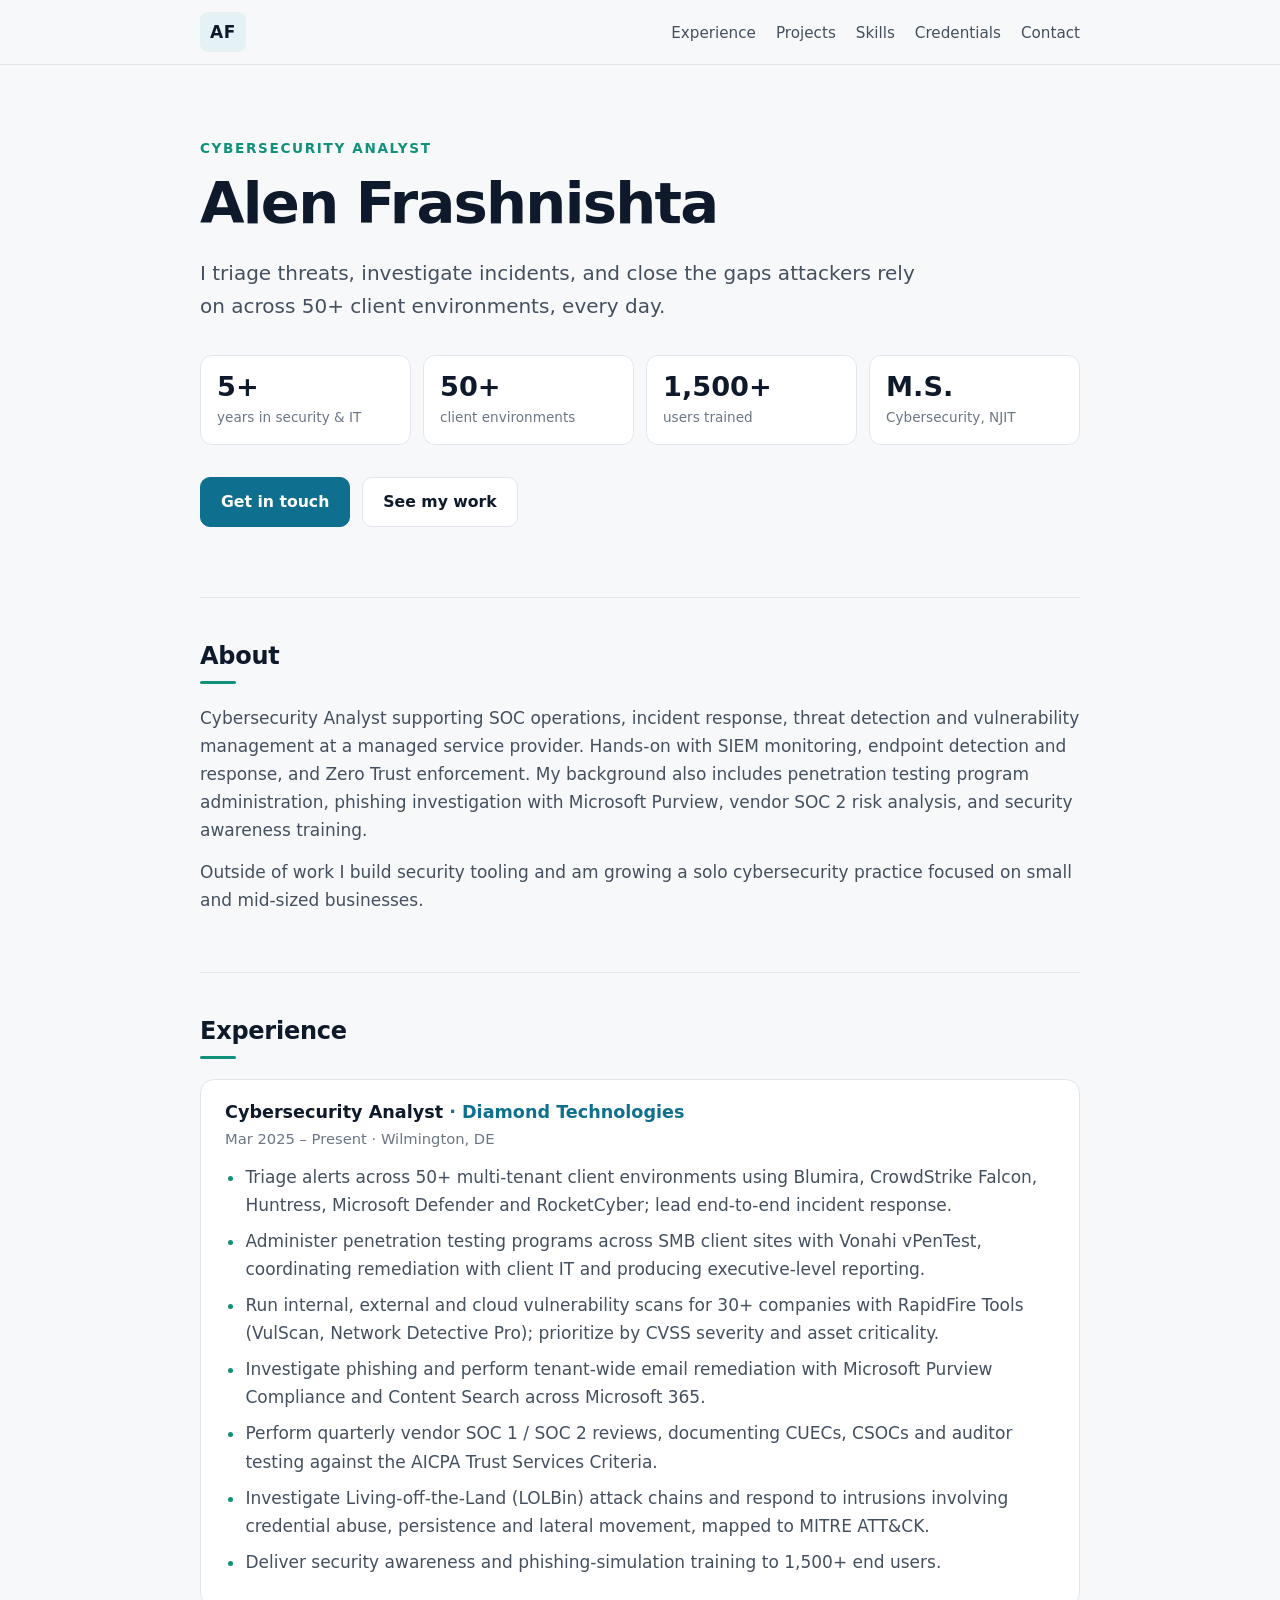
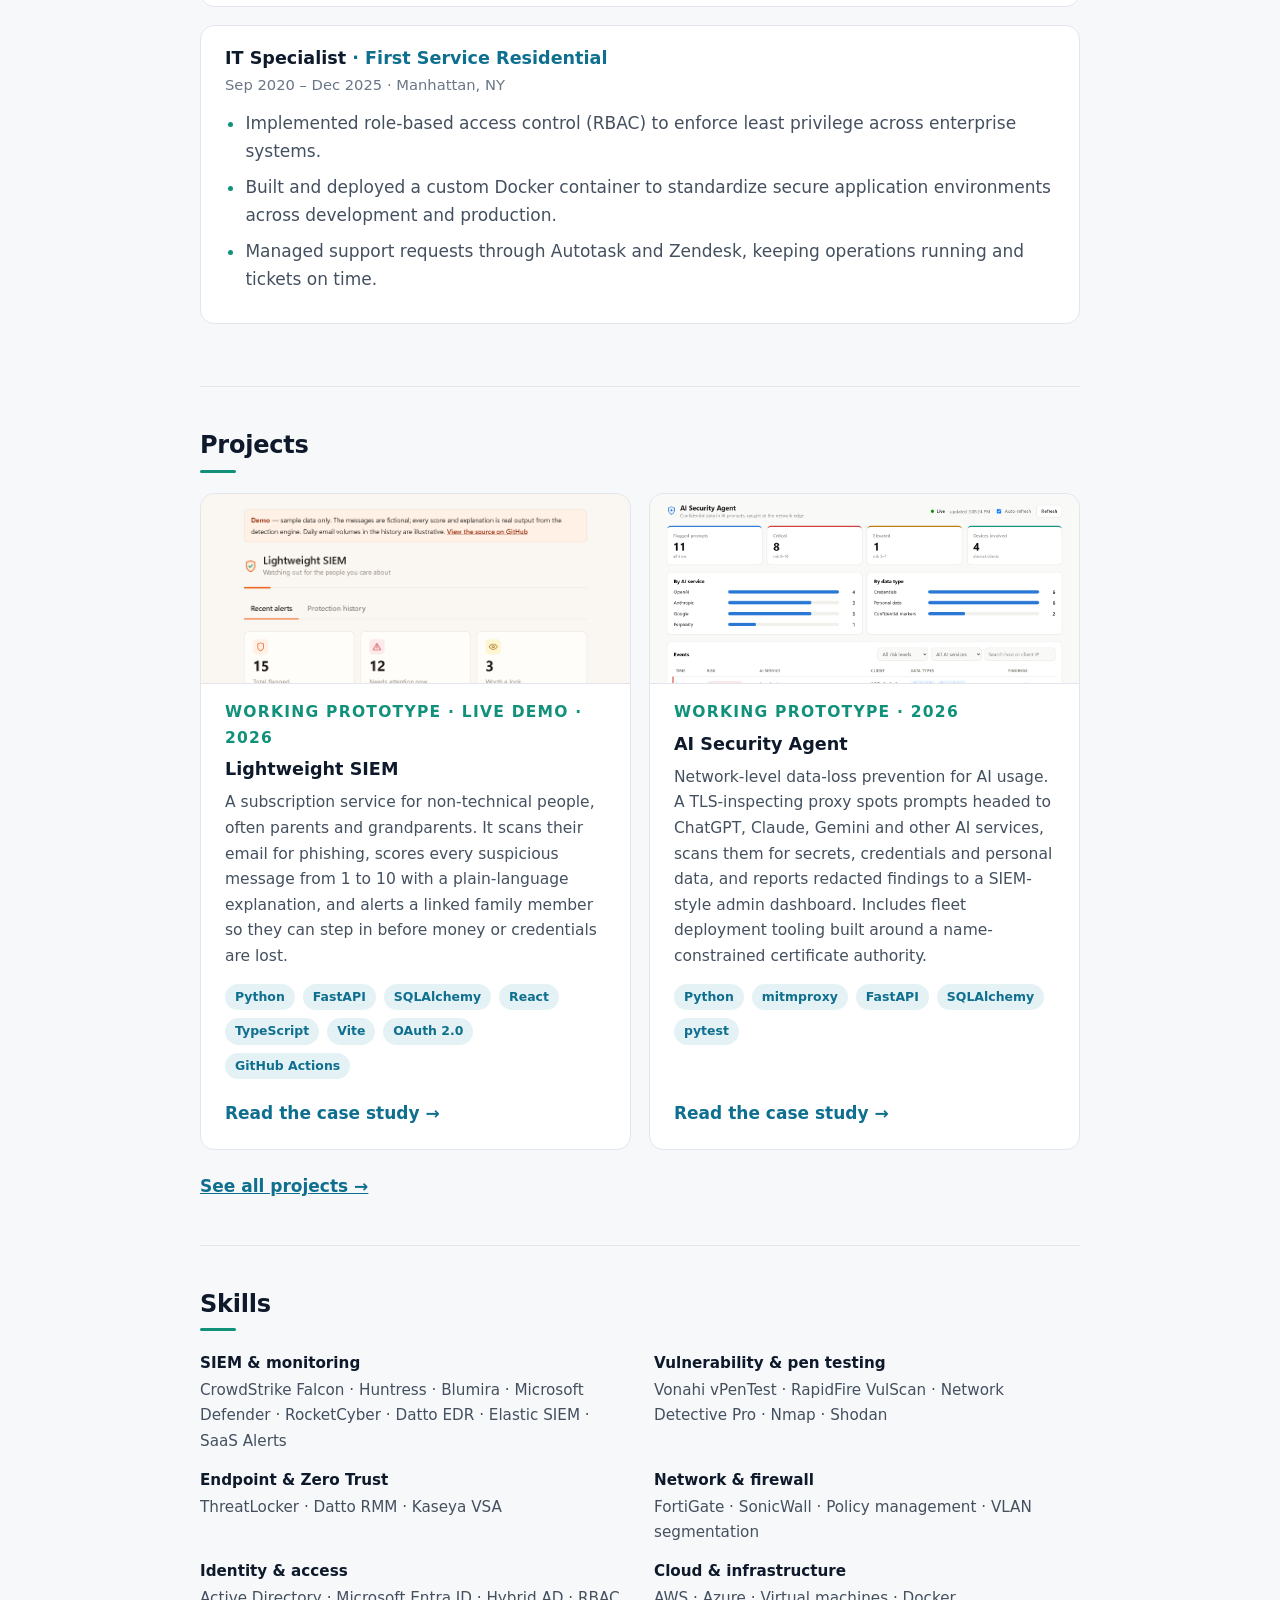
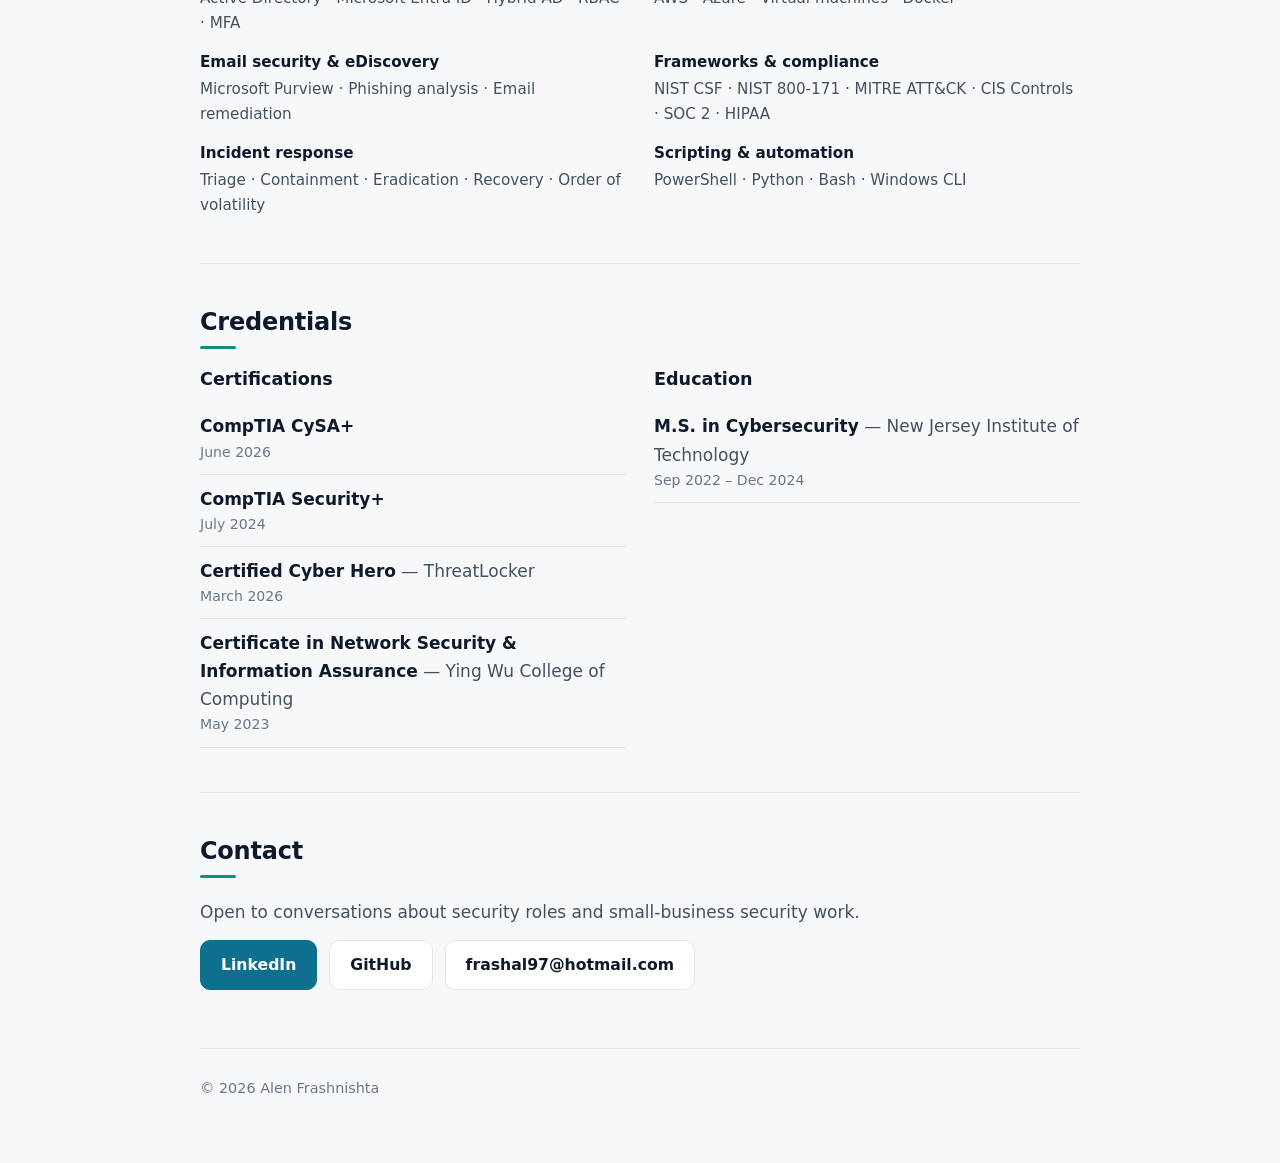
<file: index.html>
<!doctype html>
<html lang="en">
<head>
  <meta charset="utf-8">
  <meta name="viewport" content="width=device-width, initial-scale=1">
  <meta http-equiv="Content-Security-Policy" content="default-src 'none'; style-src 'self'; img-src 'self' data:; base-uri 'none'; form-action 'none'">
  <meta name="referrer" content="no-referrer">
  <title>Alen Frashnishta — Cybersecurity Analyst</title>
  <meta name="description" content="Cybersecurity Analyst with 5+ years across SOC operations, incident response, threat detection and vulnerability management for 50+ MSP client environments.">
  <link rel="icon" href="favicon.svg" type="image/svg+xml">
  <link rel="stylesheet" href="styles.css">
</head>
<body>
  <a class="skip" href="#main">Skip to content</a>

  <header class="top">
    <nav class="wrap nav" aria-label="Primary">
      <a class="brand" href="#top">AF</a>
      <ul>
        <li><a href="#experience">Experience</a></li>
        <li><a href="#projects">Projects</a></li>
        <li><a href="#skills">Skills</a></li>
        <li><a href="#credentials">Credentials</a></li>
        <li><a href="#contact">Contact</a></li>
      </ul>
    </nav>
  </header>

  <main id="main">
    <section class="hero wrap" id="top">
      <p class="eyebrow">Cybersecurity Analyst</p>
      <h1>Alen Frashnishta</h1>
      <p class="lead">I triage threats, investigate incidents, and close the gaps attackers rely on across 50+ client environments, every day.</p>
      <ul class="stats" aria-label="Highlights">
        <li><strong>5+</strong><span>years in security &amp; IT</span></li>
        <li><strong>50+</strong><span>client environments</span></li>
        <li><strong>1,500+</strong><span>users trained</span></li>
        <li><strong>M.S.</strong><span>Cybersecurity, NJIT</span></li>
      </ul>
      <p class="cta">
        <a class="btn primary" href="#contact">Get in touch</a>
        <a class="btn" href="#experience">See my work</a>
      </p>
    </section>

    <section class="wrap" id="about">
      <h2>About</h2>
      <p>Cybersecurity Analyst supporting SOC operations, incident response, threat detection and vulnerability management at a managed service provider. Hands-on with SIEM monitoring, endpoint detection and response, and Zero Trust enforcement. My background also includes penetration testing program administration, phishing investigation with Microsoft Purview, vendor SOC 2 risk analysis, and security awareness training.</p>
      <p>Outside of work I build security tooling and am growing a solo cybersecurity practice focused on small and mid-sized businesses.</p>
    </section>

    <section class="wrap" id="experience">
      <h2>Experience</h2>

      <article class="job">
        <header>
          <h3>Cybersecurity Analyst <span class="org">· Diamond Technologies</span></h3>
          <p class="meta">Mar 2025 – Present · Wilmington, DE</p>
        </header>
        <ul>
          <li>Triage alerts across 50+ multi-tenant client environments using Blumira, CrowdStrike Falcon, Huntress, Microsoft Defender and RocketCyber; lead end-to-end incident response.</li>
          <li>Administer penetration testing programs across SMB client sites with Vonahi vPenTest, coordinating remediation with client IT and producing executive-level reporting.</li>
          <li>Run internal, external and cloud vulnerability scans for 30+ companies with RapidFire Tools (VulScan, Network Detective Pro); prioritize by CVSS severity and asset criticality.</li>
          <li>Investigate phishing and perform tenant-wide email remediation with Microsoft Purview Compliance and Content Search across Microsoft 365.</li>
          <li>Perform quarterly vendor SOC 1 / SOC 2 reviews, documenting CUECs, CSOCs and auditor testing against the AICPA Trust Services Criteria.</li>
          <li>Investigate Living-off-the-Land (LOLBin) attack chains and respond to intrusions involving credential abuse, persistence and lateral movement, mapped to MITRE ATT&amp;CK.</li>
          <li>Deliver security awareness and phishing-simulation training to 1,500+ end users.</li>
        </ul>
      </article>

      <article class="job">
        <header>
          <h3>IT Specialist <span class="org">· First Service Residential</span></h3>
          <p class="meta">Sep 2020 – Dec 2025 · Manhattan, NY</p>
        </header>
        <ul>
          <li>Implemented role-based access control (RBAC) to enforce least privilege across enterprise systems.</li>
          <li>Built and deployed a custom Docker container to standardize secure application environments across development and production.</li>
          <li>Managed support requests through Autotask and Zendesk, keeping operations running and tickets on time.</li>
        </ul>
      </article>
    </section>

    <section class="wrap" id="projects">
      <h2>Projects</h2>
      <!-- projects:start -->
      <div class="cards">
        <article class="card">
          <a class="card-thumb" href="projects/lightweight-siem/index.html" tabindex="-1" aria-hidden="true"><img src="assets/projects/lightweight-siem/dashboard-light.png" alt="Lightweight SIEM dashboard in light mode showing summary tiles and a list of flagged emails with severity badges, including bank, delivery, gift-card and fake-renewal scams." width="1800" height="2600" loading="lazy"></a>
          <p class="status">Working prototype · live demo · 2026</p>
          <h3><a href="projects/lightweight-siem/index.html">Lightweight SIEM</a></h3>
          <p>A subscription service for non-technical people, often parents and grandparents. It scans their email for phishing, scores every suspicious message from 1 to 10 with a plain-language explanation, and alerts a linked family member so they can step in before money or credentials are lost.</p>
          <p class="tags"><span>Python</span><span>FastAPI</span><span>SQLAlchemy</span><span>React</span><span>TypeScript</span><span>Vite</span><span>OAuth 2.0</span><span>GitHub Actions</span></p>
          <a class="more" href="projects/lightweight-siem/index.html">Read the case study →</a>
        </article>
        <article class="card">
          <a class="card-thumb" href="projects/ai-security-agent/index.html" tabindex="-1" aria-hidden="true"><img src="assets/projects/ai-security-agent/dashboard-light.png" alt="AI Security Agent admin dashboard in light mode: summary tiles, breakdown by AI service and data type, and a table of flagged prompts with risk badges." width="2560" height="2500" loading="lazy"></a>
          <p class="status">Working prototype · 2026</p>
          <h3><a href="projects/ai-security-agent/index.html">AI Security Agent</a></h3>
          <p>Network-level data-loss prevention for AI usage. A TLS-inspecting proxy spots prompts headed to ChatGPT, Claude, Gemini and other AI services, scans them for secrets, credentials and personal data, and reports redacted findings to a SIEM-style admin dashboard. Includes fleet deployment tooling built around a name-constrained certificate authority.</p>
          <p class="tags"><span>Python</span><span>mitmproxy</span><span>FastAPI</span><span>SQLAlchemy</span><span>pytest</span></p>
          <a class="more" href="projects/ai-security-agent/index.html">Read the case study →</a>
        </article>
      </div>
      <p class="all"><a href="projects/index.html">See all projects →</a></p>
      <!-- projects:end -->
    </section>

    <section class="wrap" id="skills">
      <h2>Skills</h2>
      <dl class="skills">
        <div><dt>SIEM &amp; monitoring</dt><dd>CrowdStrike Falcon · Huntress · Blumira · Microsoft Defender · RocketCyber · Datto EDR · Elastic SIEM · SaaS Alerts</dd></div>
        <div><dt>Vulnerability &amp; pen testing</dt><dd>Vonahi vPenTest · RapidFire VulScan · Network Detective Pro · Nmap · Shodan</dd></div>
        <div><dt>Endpoint &amp; Zero Trust</dt><dd>ThreatLocker · Datto RMM · Kaseya VSA</dd></div>
        <div><dt>Network &amp; firewall</dt><dd>FortiGate · SonicWall · Policy management · VLAN segmentation</dd></div>
        <div><dt>Identity &amp; access</dt><dd>Active Directory · Microsoft Entra ID · Hybrid AD · RBAC · MFA</dd></div>
        <div><dt>Cloud &amp; infrastructure</dt><dd>AWS · Azure · Virtual machines · Docker</dd></div>
        <div><dt>Email security &amp; eDiscovery</dt><dd>Microsoft Purview · Phishing analysis · Email remediation</dd></div>
        <div><dt>Frameworks &amp; compliance</dt><dd>NIST CSF · NIST 800-171 · MITRE ATT&amp;CK · CIS Controls · SOC 2 · HIPAA</dd></div>
        <div><dt>Incident response</dt><dd>Triage · Containment · Eradication · Recovery · Order of volatility</dd></div>
        <div><dt>Scripting &amp; automation</dt><dd>PowerShell · Python · Bash · Windows CLI</dd></div>
      </dl>
    </section>

    <section class="wrap" id="credentials">
      <h2>Credentials</h2>
      <div class="cols">
        <div>
          <h3>Certifications</h3>
          <ul class="plain">
            <li><strong>CompTIA CySA+</strong><span>June 2026</span></li>
            <li><strong>CompTIA Security+</strong><span>July 2024</span></li>
            <li><strong>Certified Cyber Hero</strong> — ThreatLocker<span>March 2026</span></li>
            <li><strong>Certificate in Network Security &amp; Information Assurance</strong> — Ying Wu College of Computing<span>May 2023</span></li>
          </ul>
        </div>
        <div>
          <h3>Education</h3>
          <ul class="plain">
            <li><strong>M.S. in Cybersecurity</strong> — New Jersey Institute of Technology<span>Sep 2022 – Dec 2024</span></li>
          </ul>
        </div>
      </div>
    </section>

    <section class="wrap contact" id="contact">
      <h2>Contact</h2>
      <p>Open to conversations about security roles and small-business security work.</p>
      <p class="cta">
        <a class="btn primary" href="https://www.linkedin.com/in/alenfrashnishta" rel="noopener noreferrer">LinkedIn</a>
        <a class="btn" href="https://github.com/alennjit" rel="noopener noreferrer">GitHub</a>
        <a class="btn" href="mailto:frashal97@hotmail.com">frashal97@hotmail.com</a>
      </p>
    </section>
  </main>

  <footer class="wrap foot">
    <p>© 2026 Alen Frashnishta</p>
  </footer>
</body>
</html>
</file>
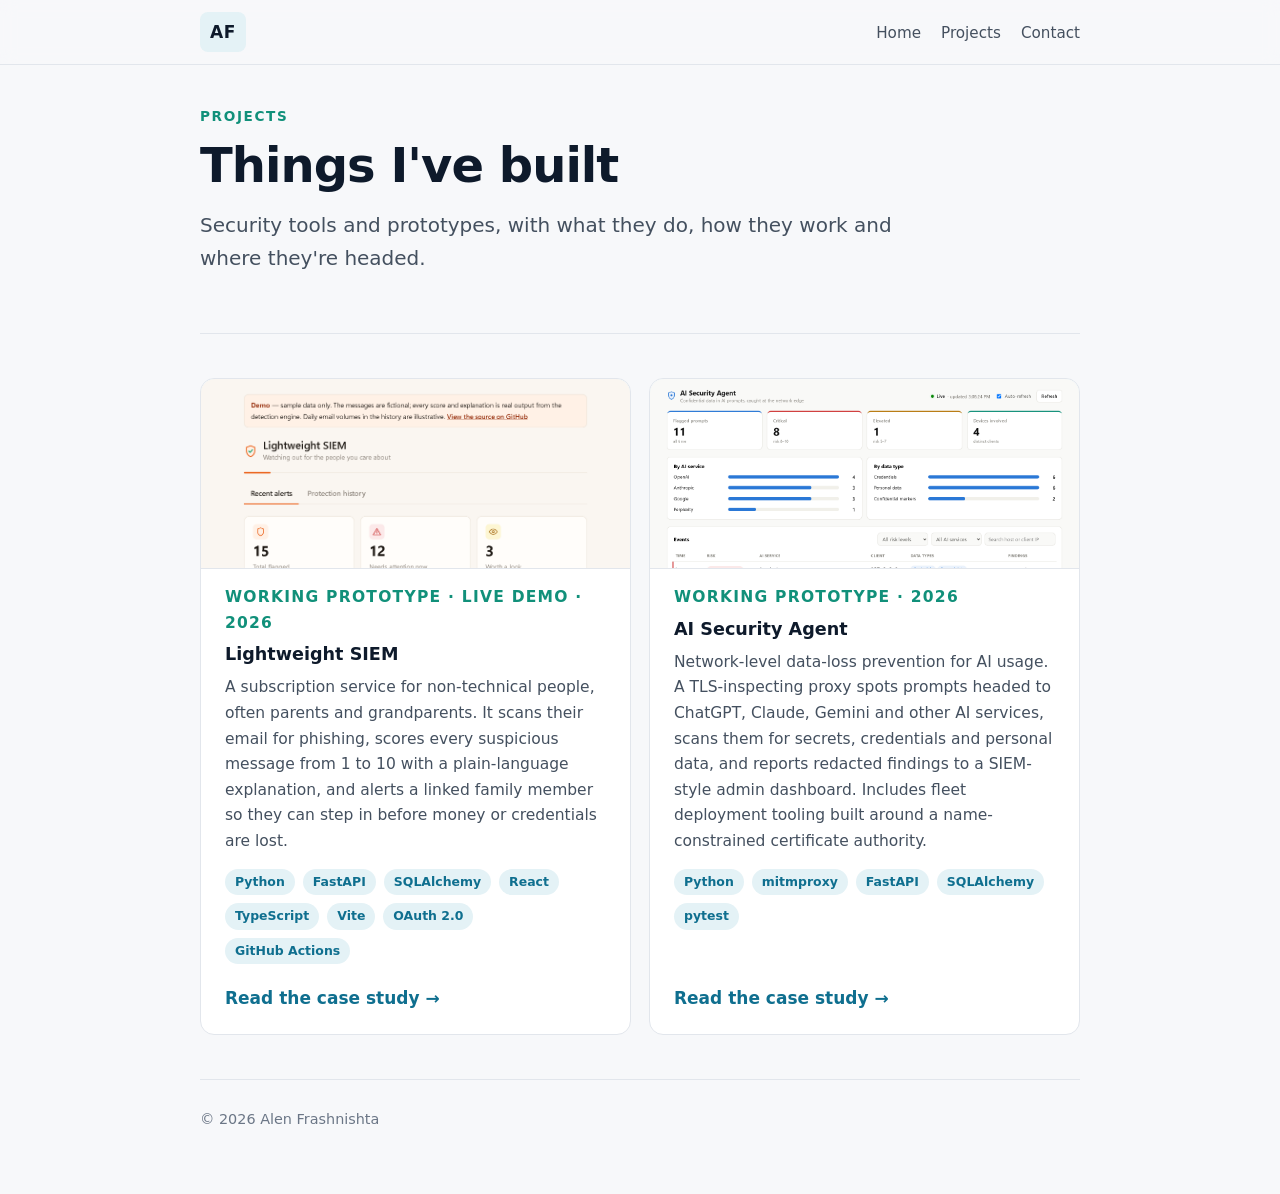
<file: projects/index.html>
<!doctype html>
<html lang="en">
<head>
  <meta charset="utf-8">
  <meta name="viewport" content="width=device-width, initial-scale=1">
  <meta http-equiv="Content-Security-Policy" content="default-src &#x27;none&#x27;; style-src &#x27;self&#x27;; img-src &#x27;self&#x27; data:; base-uri &#x27;none&#x27;; form-action &#x27;none&#x27;">
  <meta name="referrer" content="no-referrer">
  <title>Projects — Alen Frashnishta</title>
  <meta name="description" content="Security tools and prototypes by Alen Frashnishta.">
  <link rel="icon" href="../favicon.svg" type="image/svg+xml">
  <link rel="stylesheet" href="../styles.css">
</head>
<body>
  <a class="skip" href="#main">Skip to content</a>
  <header class="top">
    <nav class="wrap nav" aria-label="Primary">
      <a class="brand" href="../index.html">AF</a>
      <ul>
        <li><a href="../index.html">Home</a></li>
        <li><a href="../projects/index.html">Projects</a></li>
        <li><a href="../index.html#contact">Contact</a></li>
      </ul>
    </nav>
  </header>
  <main id="main">
    <section class="wrap pagehead">
      <p class="eyebrow">Projects</p>
      <h1>Things I've built</h1>
      <p class="lead">Security tools and prototypes, with what they do, how they work and where they're headed.</p>
    </section>
    <section class="wrap">
      <div class="cards">
        <article class="card">
          <a class="card-thumb" href="../projects/lightweight-siem/index.html" tabindex="-1" aria-hidden="true"><img src="../assets/projects/lightweight-siem/dashboard-light.png" alt="Lightweight SIEM dashboard in light mode showing summary tiles and a list of flagged emails with severity badges, including bank, delivery, gift-card and fake-renewal scams." width="1800" height="2600" loading="lazy"></a>
          <p class="status">Working prototype · live demo · 2026</p>
          <h3><a href="../projects/lightweight-siem/index.html">Lightweight SIEM</a></h3>
          <p>A subscription service for non-technical people, often parents and grandparents. It scans their email for phishing, scores every suspicious message from 1 to 10 with a plain-language explanation, and alerts a linked family member so they can step in before money or credentials are lost.</p>
          <p class="tags"><span>Python</span><span>FastAPI</span><span>SQLAlchemy</span><span>React</span><span>TypeScript</span><span>Vite</span><span>OAuth 2.0</span><span>GitHub Actions</span></p>
          <a class="more" href="../projects/lightweight-siem/index.html">Read the case study →</a>
        </article>
        <article class="card">
          <a class="card-thumb" href="../projects/ai-security-agent/index.html" tabindex="-1" aria-hidden="true"><img src="../assets/projects/ai-security-agent/dashboard-light.png" alt="AI Security Agent admin dashboard in light mode: summary tiles, breakdown by AI service and data type, and a table of flagged prompts with risk badges." width="2560" height="2500" loading="lazy"></a>
          <p class="status">Working prototype · 2026</p>
          <h3><a href="../projects/ai-security-agent/index.html">AI Security Agent</a></h3>
          <p>Network-level data-loss prevention for AI usage. A TLS-inspecting proxy spots prompts headed to ChatGPT, Claude, Gemini and other AI services, scans them for secrets, credentials and personal data, and reports redacted findings to a SIEM-style admin dashboard. Includes fleet deployment tooling built around a name-constrained certificate authority.</p>
          <p class="tags"><span>Python</span><span>mitmproxy</span><span>FastAPI</span><span>SQLAlchemy</span><span>pytest</span></p>
          <a class="more" href="../projects/ai-security-agent/index.html">Read the case study →</a>
        </article>
      </div>
    </section>
  </main>
  <footer class="wrap foot">
    <p>© 2026 Alen Frashnishta</p>
  </footer>
</body>
</html>
</file>
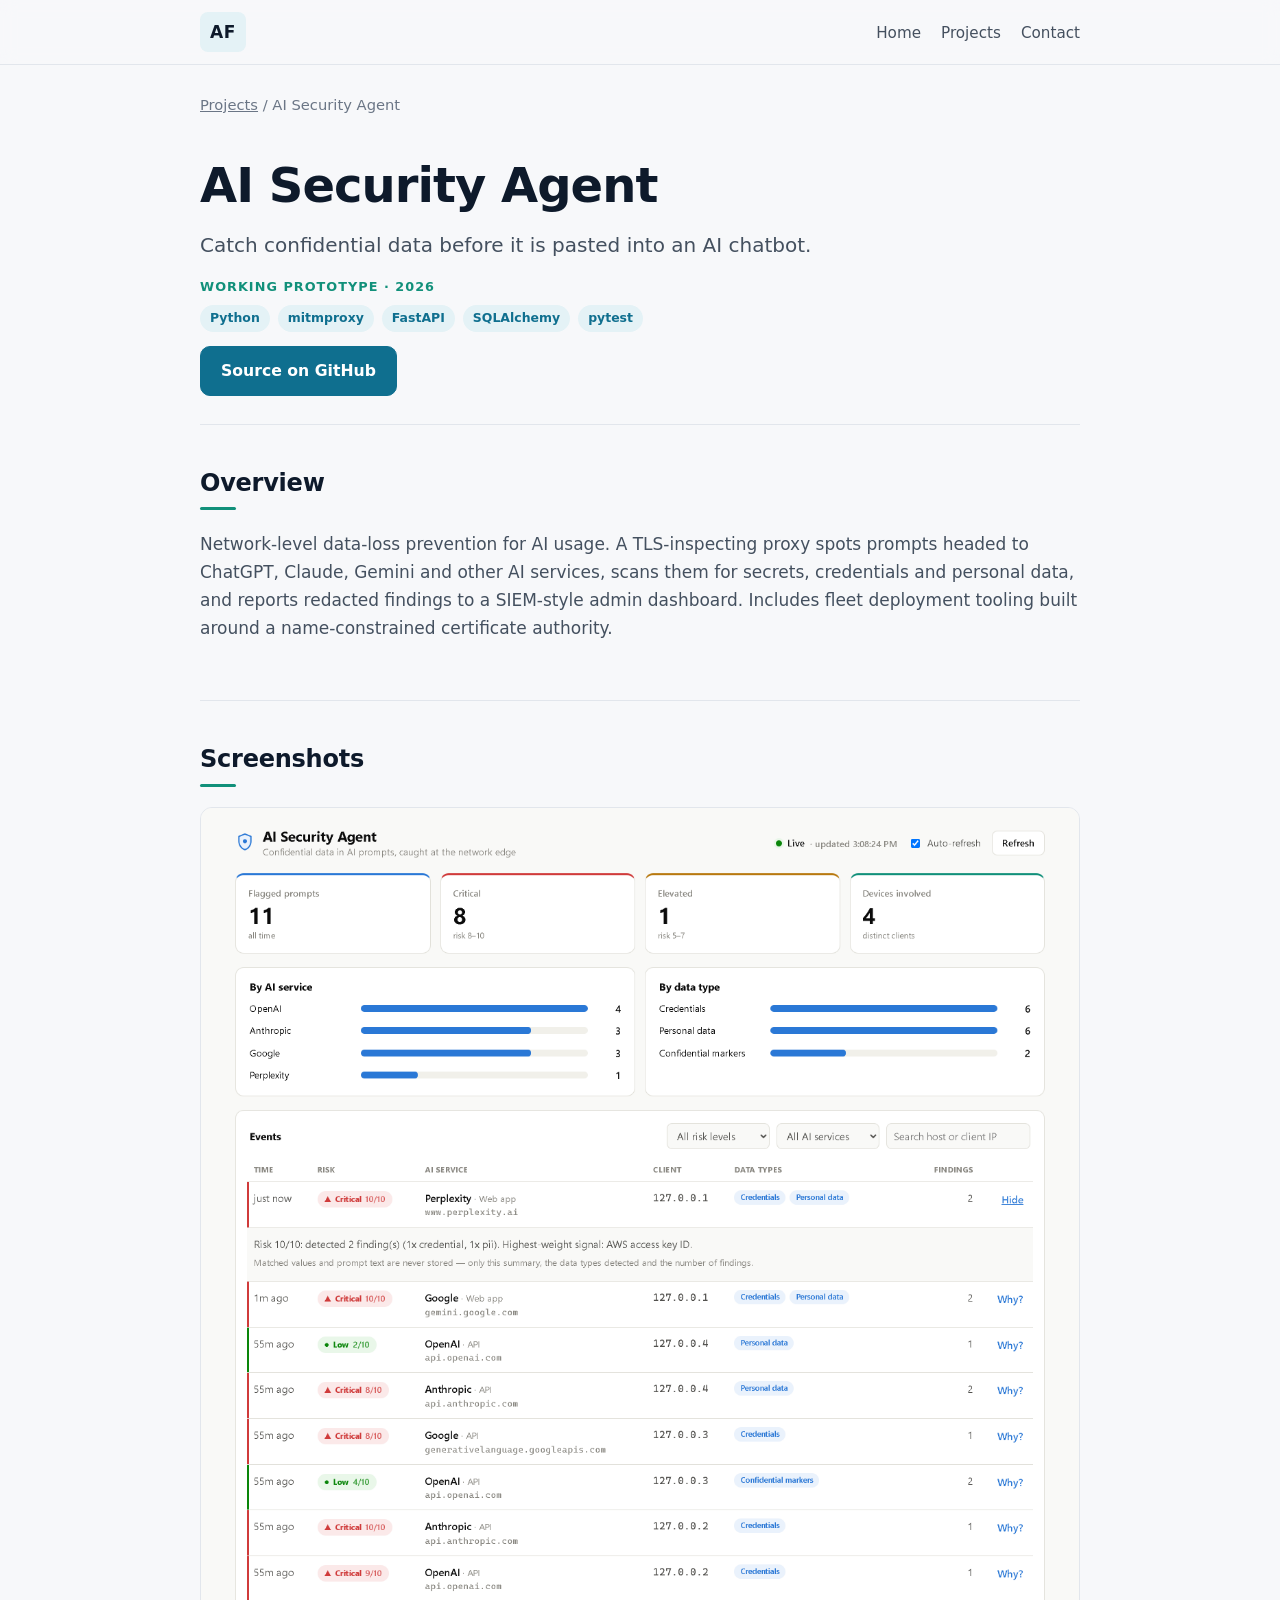
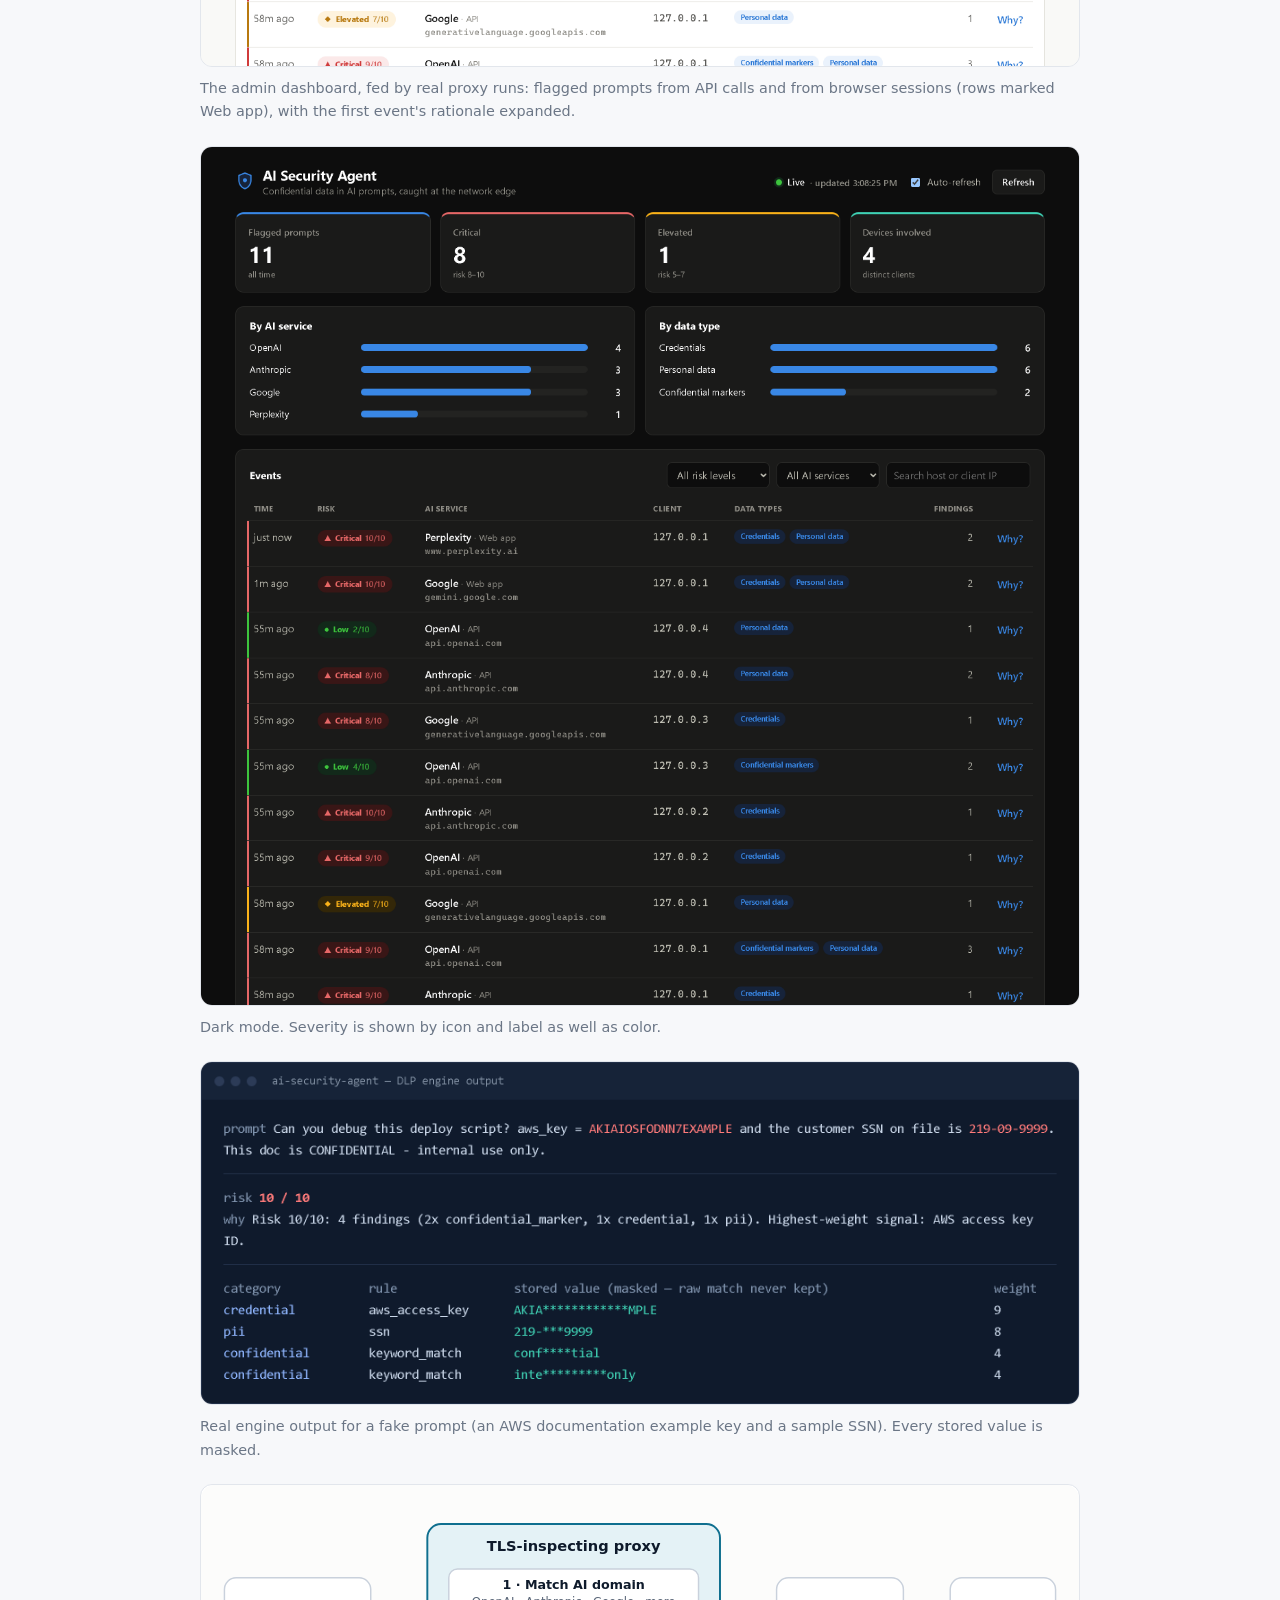
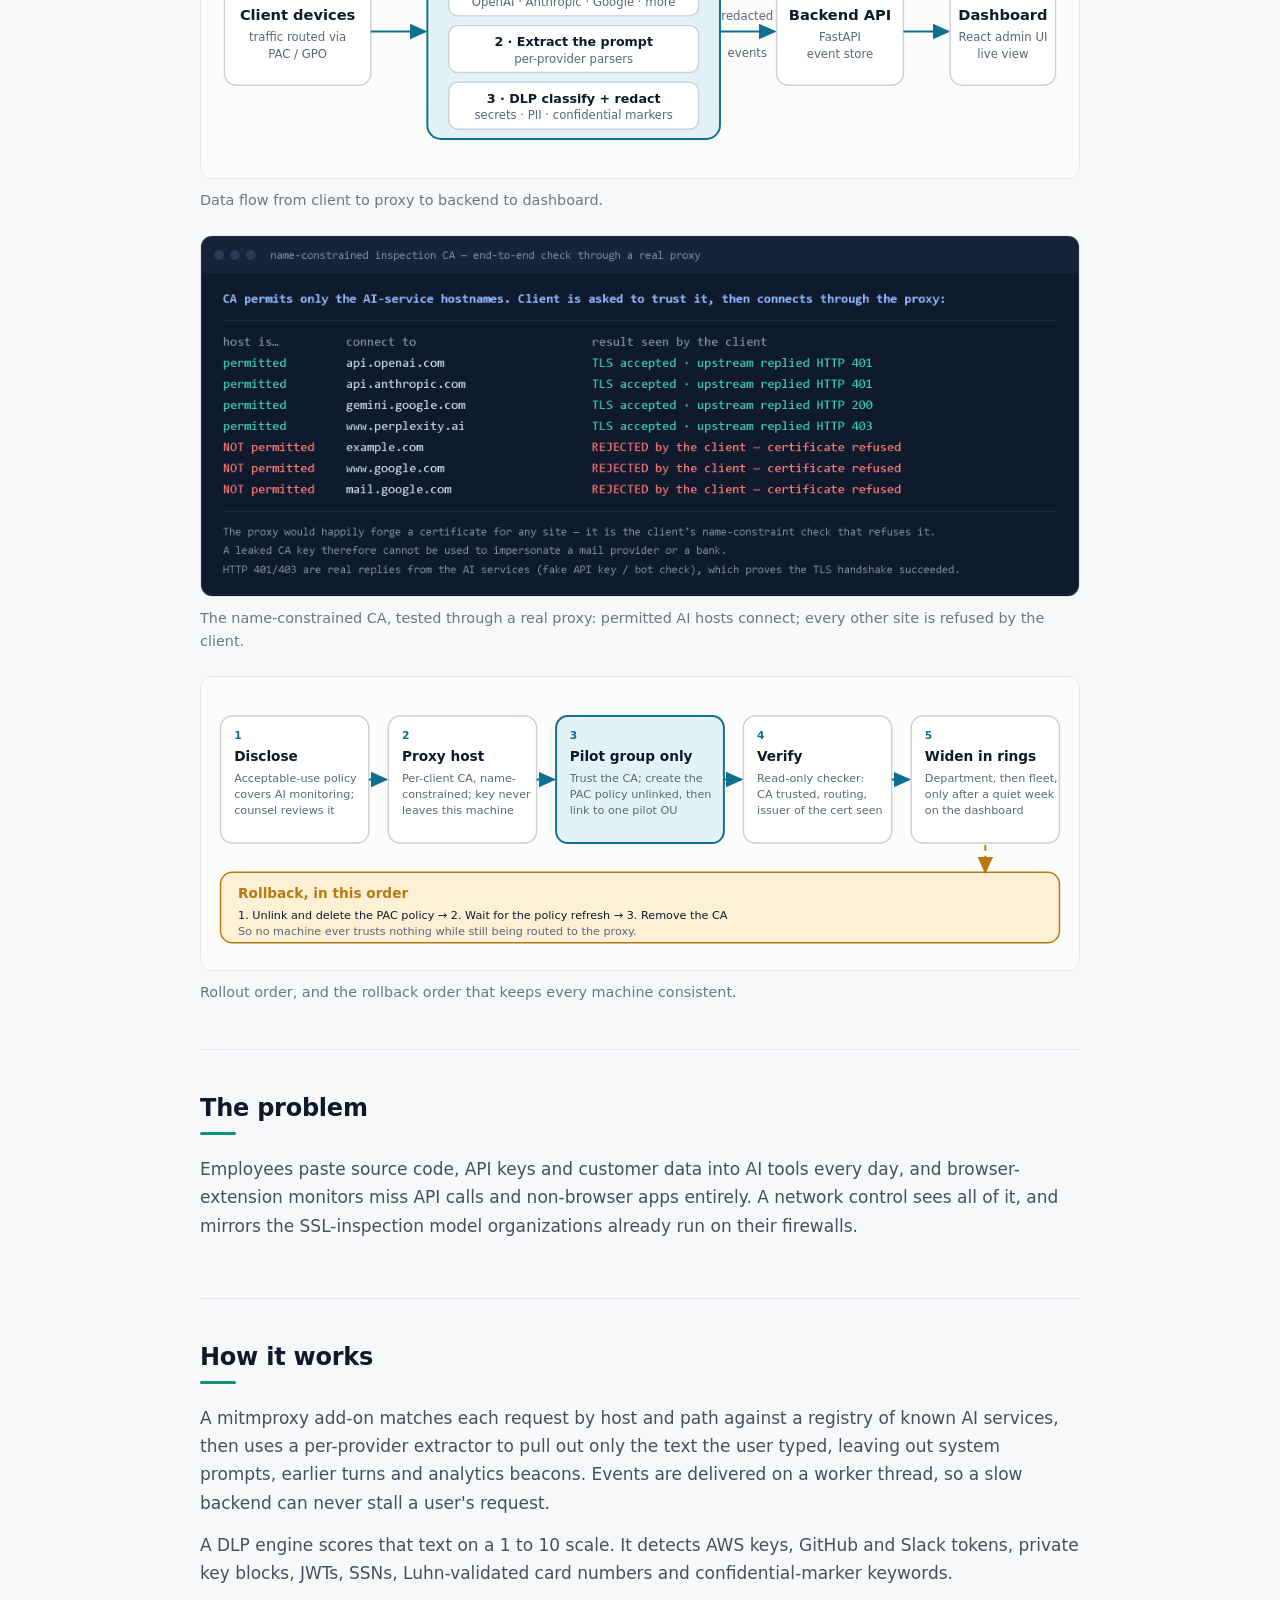
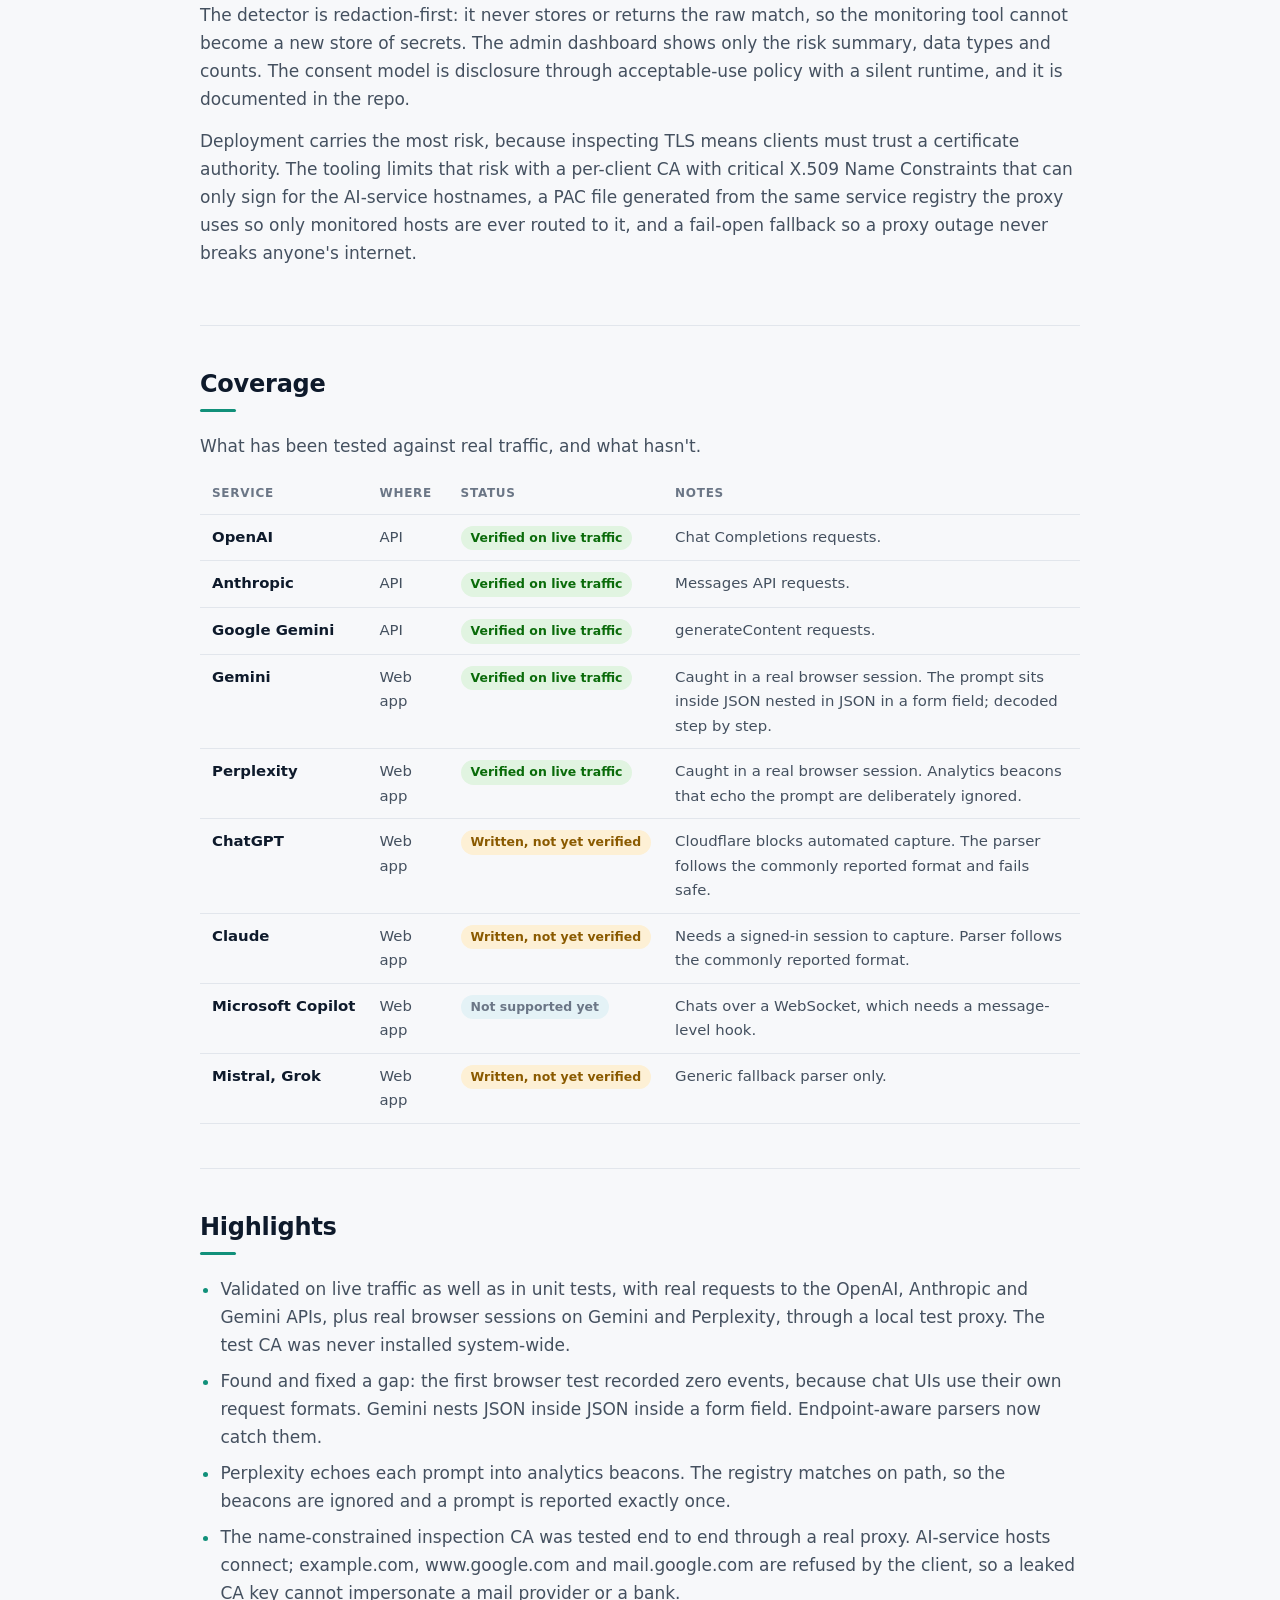
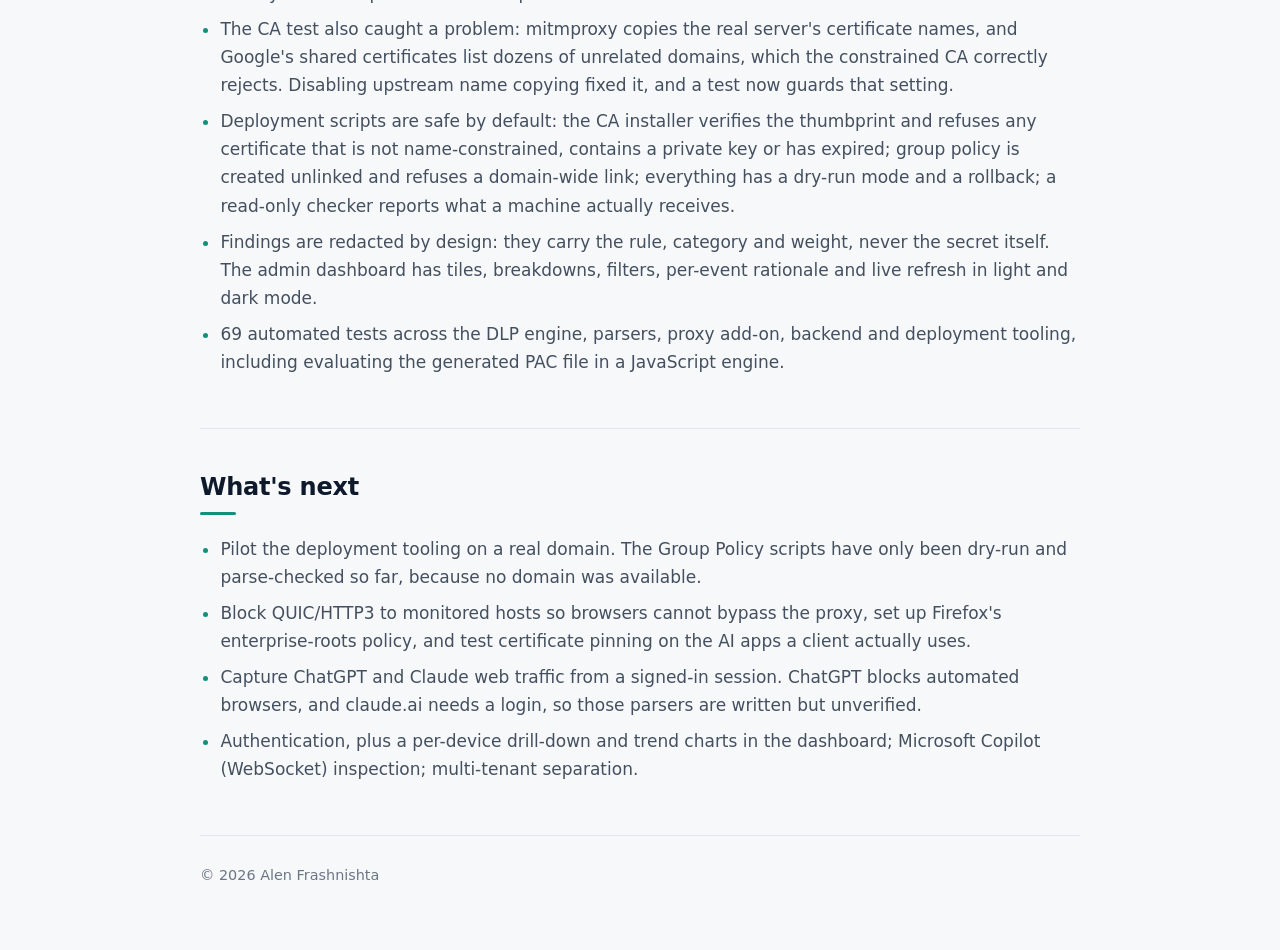
<file: projects/ai-security-agent/index.html>
<!doctype html>
<html lang="en">
<head>
  <meta charset="utf-8">
  <meta name="viewport" content="width=device-width, initial-scale=1">
  <meta http-equiv="Content-Security-Policy" content="default-src &#x27;none&#x27;; style-src &#x27;self&#x27;; img-src &#x27;self&#x27; data:; base-uri &#x27;none&#x27;; form-action &#x27;none&#x27;">
  <meta name="referrer" content="no-referrer">
  <title>AI Security Agent — Alen Frashnishta</title>
  <meta name="description" content="Catch confidential data before it is pasted into an AI chatbot.">
  <link rel="icon" href="../../favicon.svg" type="image/svg+xml">
  <link rel="stylesheet" href="../../styles.css">
</head>
<body>
  <a class="skip" href="#main">Skip to content</a>
  <header class="top">
    <nav class="wrap nav" aria-label="Primary">
      <a class="brand" href="../../index.html">AF</a>
      <ul>
        <li><a href="../../index.html">Home</a></li>
        <li><a href="../../projects/index.html">Projects</a></li>
        <li><a href="../../index.html#contact">Contact</a></li>
      </ul>
    </nav>
  </header>
  <main id="main">
    <article class="wrap project">
      <p class="crumbs"><a href="../../projects/index.html">Projects</a> / AI Security Agent</p>
      <header class="pagehead">
        <h1>AI Security Agent</h1>
        <p class="lead">Catch confidential data before it is pasted into an AI chatbot.</p>
        <p class="status">Working prototype · 2026</p>
        <p class="tags"><span>Python</span><span>mitmproxy</span><span>FastAPI</span><span>SQLAlchemy</span><span>pytest</span></p>
        <p class="cta"><a class="btn primary" href="https://github.com/alennjit/AI-Security-Agent" rel="noopener noreferrer">Source on GitHub</a></p>
      </header>
      <section>
        <h2>Overview</h2>
        <p>Network-level data-loss prevention for AI usage. A TLS-inspecting proxy spots prompts headed to ChatGPT, Claude, Gemini and other AI services, scans them for secrets, credentials and personal data, and reports redacted findings to a SIEM-style admin dashboard. Includes fleet deployment tooling built around a name-constrained certificate authority.</p>
      </section>
      <section>
        <h2>Screenshots</h2>
        <div class="gallery"><figure class="shot wide"><img src="../../assets/projects/ai-security-agent/dashboard-light.png" alt="AI Security Agent admin dashboard in light mode: summary tiles, breakdown by AI service and data type, and a table of flagged prompts with risk badges." width="2560" height="2500" loading="lazy"><figcaption>The admin dashboard, fed by real proxy runs: flagged prompts from API calls and from browser sessions (rows marked Web app), with the first event&#x27;s rationale expanded.</figcaption></figure><figure class="shot wide"><img src="../../assets/projects/ai-security-agent/dashboard-dark.png" alt="The same dashboard in dark mode." width="2560" height="2500" loading="lazy"><figcaption>Dark mode. Severity is shown by icon and label as well as color.</figcaption></figure><figure class="shot wide"><img src="../../assets/projects/ai-security-agent/dlp-engine-output.png" alt="Terminal output showing a prompt containing a fake AWS key and SSN, scored 10 out of 10, with each finding listed using a masked value." width="1960" height="762" loading="lazy"><figcaption>Real engine output for a fake prompt (an AWS documentation example key and a sample SSN). Every stored value is masked.</figcaption></figure><figure class="shot wide"><img src="../../assets/projects/ai-security-agent/architecture.svg" alt="Diagram: client devices send traffic to a TLS-inspecting proxy that matches AI domains, extracts prompts and runs DLP classification; redacted events go to a backend API and the admin dashboard." width="900" height="300" loading="lazy"><figcaption>Data flow from client to proxy to backend to dashboard.</figcaption></figure><figure class="shot wide"><img src="../../assets/projects/ai-security-agent/name-constraints-check.png" alt="Terminal output: connections to api.openai.com, api.anthropic.com, gemini.google.com and www.perplexity.ai succeed through the proxy, while example.com, www.google.com and mail.google.com are rejected by the client." width="2000" height="820" loading="lazy"><figcaption>The name-constrained CA, tested through a real proxy: permitted AI hosts connect; every other site is refused by the client.</figcaption></figure><figure class="shot wide"><img src="../../assets/projects/ai-security-agent/rollout.svg" alt="Five-step rollout: disclose in the acceptable-use policy, set up the proxy host and per-client CA, trust the CA and apply the PAC policy to a pilot group only, verify with a read-only checker, then widen in rings. Rollback unlinks the policy, waits, then removes the CA." width="900" height="300" loading="lazy"><figcaption>Rollout order, and the rollback order that keeps every machine consistent.</figcaption></figure></div>
      </section>
      <section>
        <h2>The problem</h2>
        <p>Employees paste source code, API keys and customer data into AI tools every day, and browser-extension monitors miss API calls and non-browser apps entirely. A network control sees all of it, and mirrors the SSL-inspection model organizations already run on their firewalls.</p>
      </section>
      <section>
        <h2>How it works</h2>
        <p>A mitmproxy add-on matches each request by host and path against a registry of known AI services, then uses a per-provider extractor to pull out only the text the user typed, leaving out system prompts, earlier turns and analytics beacons. Events are delivered on a worker thread, so a slow backend can never stall a user&#x27;s request.</p><p>A DLP engine scores that text on a 1 to 10 scale. It detects AWS keys, GitHub and Slack tokens, private key blocks, JWTs, SSNs, Luhn-validated card numbers and confidential-marker keywords.</p><p>The detector is redaction-first: it never stores or returns the raw match, so the monitoring tool cannot become a new store of secrets. The admin dashboard shows only the risk summary, data types and counts. The consent model is disclosure through acceptable-use policy with a silent runtime, and it is documented in the repo.</p><p>Deployment carries the most risk, because inspecting TLS means clients must trust a certificate authority. The tooling limits that risk with a per-client CA with critical X.509 Name Constraints that can only sign for the AI-service hostnames, a PAC file generated from the same service registry the proxy uses so only monitored hosts are ever routed to it, and a fail-open fallback so a proxy outage never breaks anyone&#x27;s internet.</p>
      </section>
      <section>
        <h2>Coverage</h2>
        <p>What has been tested against real traffic, and what hasn't.</p>
        <div class="table-scroll"><table class="coverage">
          <thead><tr><th scope="col">Service</th><th scope="col">Where</th><th scope="col">Status</th><th scope="col">Notes</th></tr></thead>
          <tbody><tr><th scope="row">OpenAI</th><td>API</td><td><span class="cov cov--verified">Verified on live traffic</span></td><td>Chat Completions requests.</td></tr><tr><th scope="row">Anthropic</th><td>API</td><td><span class="cov cov--verified">Verified on live traffic</span></td><td>Messages API requests.</td></tr><tr><th scope="row">Google Gemini</th><td>API</td><td><span class="cov cov--verified">Verified on live traffic</span></td><td>generateContent requests.</td></tr><tr><th scope="row">Gemini</th><td>Web app</td><td><span class="cov cov--verified">Verified on live traffic</span></td><td>Caught in a real browser session. The prompt sits inside JSON nested in JSON in a form field; decoded step by step.</td></tr><tr><th scope="row">Perplexity</th><td>Web app</td><td><span class="cov cov--verified">Verified on live traffic</span></td><td>Caught in a real browser session. Analytics beacons that echo the prompt are deliberately ignored.</td></tr><tr><th scope="row">ChatGPT</th><td>Web app</td><td><span class="cov cov--unverified">Written, not yet verified</span></td><td>Cloudflare blocks automated capture. The parser follows the commonly reported format and fails safe.</td></tr><tr><th scope="row">Claude</th><td>Web app</td><td><span class="cov cov--unverified">Written, not yet verified</span></td><td>Needs a signed-in session to capture. Parser follows the commonly reported format.</td></tr><tr><th scope="row">Microsoft Copilot</th><td>Web app</td><td><span class="cov cov--unsupported">Not supported yet</span></td><td>Chats over a WebSocket, which needs a message-level hook.</td></tr><tr><th scope="row">Mistral, Grok</th><td>Web app</td><td><span class="cov cov--unverified">Written, not yet verified</span></td><td>Generic fallback parser only.</td></tr></tbody>
        </table></div>
      </section>
      <section>
        <h2>Highlights</h2>
        <ul class="bullets"><li>Validated on live traffic as well as in unit tests, with real requests to the OpenAI, Anthropic and Gemini APIs, plus real browser sessions on Gemini and Perplexity, through a local test proxy. The test CA was never installed system-wide.</li><li>Found and fixed a gap: the first browser test recorded zero events, because chat UIs use their own request formats. Gemini nests JSON inside JSON inside a form field. Endpoint-aware parsers now catch them.</li><li>Perplexity echoes each prompt into analytics beacons. The registry matches on path, so the beacons are ignored and a prompt is reported exactly once.</li><li>The name-constrained inspection CA was tested end to end through a real proxy. AI-service hosts connect; example.com, www.google.com and mail.google.com are refused by the client, so a leaked CA key cannot impersonate a mail provider or a bank.</li><li>The CA test also caught a problem: mitmproxy copies the real server&#x27;s certificate names, and Google&#x27;s shared certificates list dozens of unrelated domains, which the constrained CA correctly rejects. Disabling upstream name copying fixed it, and a test now guards that setting.</li><li>Deployment scripts are safe by default: the CA installer verifies the thumbprint and refuses any certificate that is not name-constrained, contains a private key or has expired; group policy is created unlinked and refuses a domain-wide link; everything has a dry-run mode and a rollback; a read-only checker reports what a machine actually receives.</li><li>Findings are redacted by design: they carry the rule, category and weight, never the secret itself. The admin dashboard has tiles, breakdowns, filters, per-event rationale and live refresh in light and dark mode.</li><li>69 automated tests across the DLP engine, parsers, proxy add-on, backend and deployment tooling, including evaluating the generated PAC file in a JavaScript engine.</li></ul>
      </section>
      <section>
        <h2>What's next</h2>
        <ul class="bullets"><li>Pilot the deployment tooling on a real domain. The Group Policy scripts have only been dry-run and parse-checked so far, because no domain was available.</li><li>Block QUIC/HTTP3 to monitored hosts so browsers cannot bypass the proxy, set up Firefox&#x27;s enterprise-roots policy, and test certificate pinning on the AI apps a client actually uses.</li><li>Capture ChatGPT and Claude web traffic from a signed-in session. ChatGPT blocks automated browsers, and claude.ai needs a login, so those parsers are written but unverified.</li><li>Authentication, plus a per-device drill-down and trend charts in the dashboard; Microsoft Copilot (WebSocket) inspection; multi-tenant separation.</li></ul>
      </section>
    </article>
  </main>
  <footer class="wrap foot">
    <p>© 2026 Alen Frashnishta</p>
  </footer>
</body>
</html>
</file>
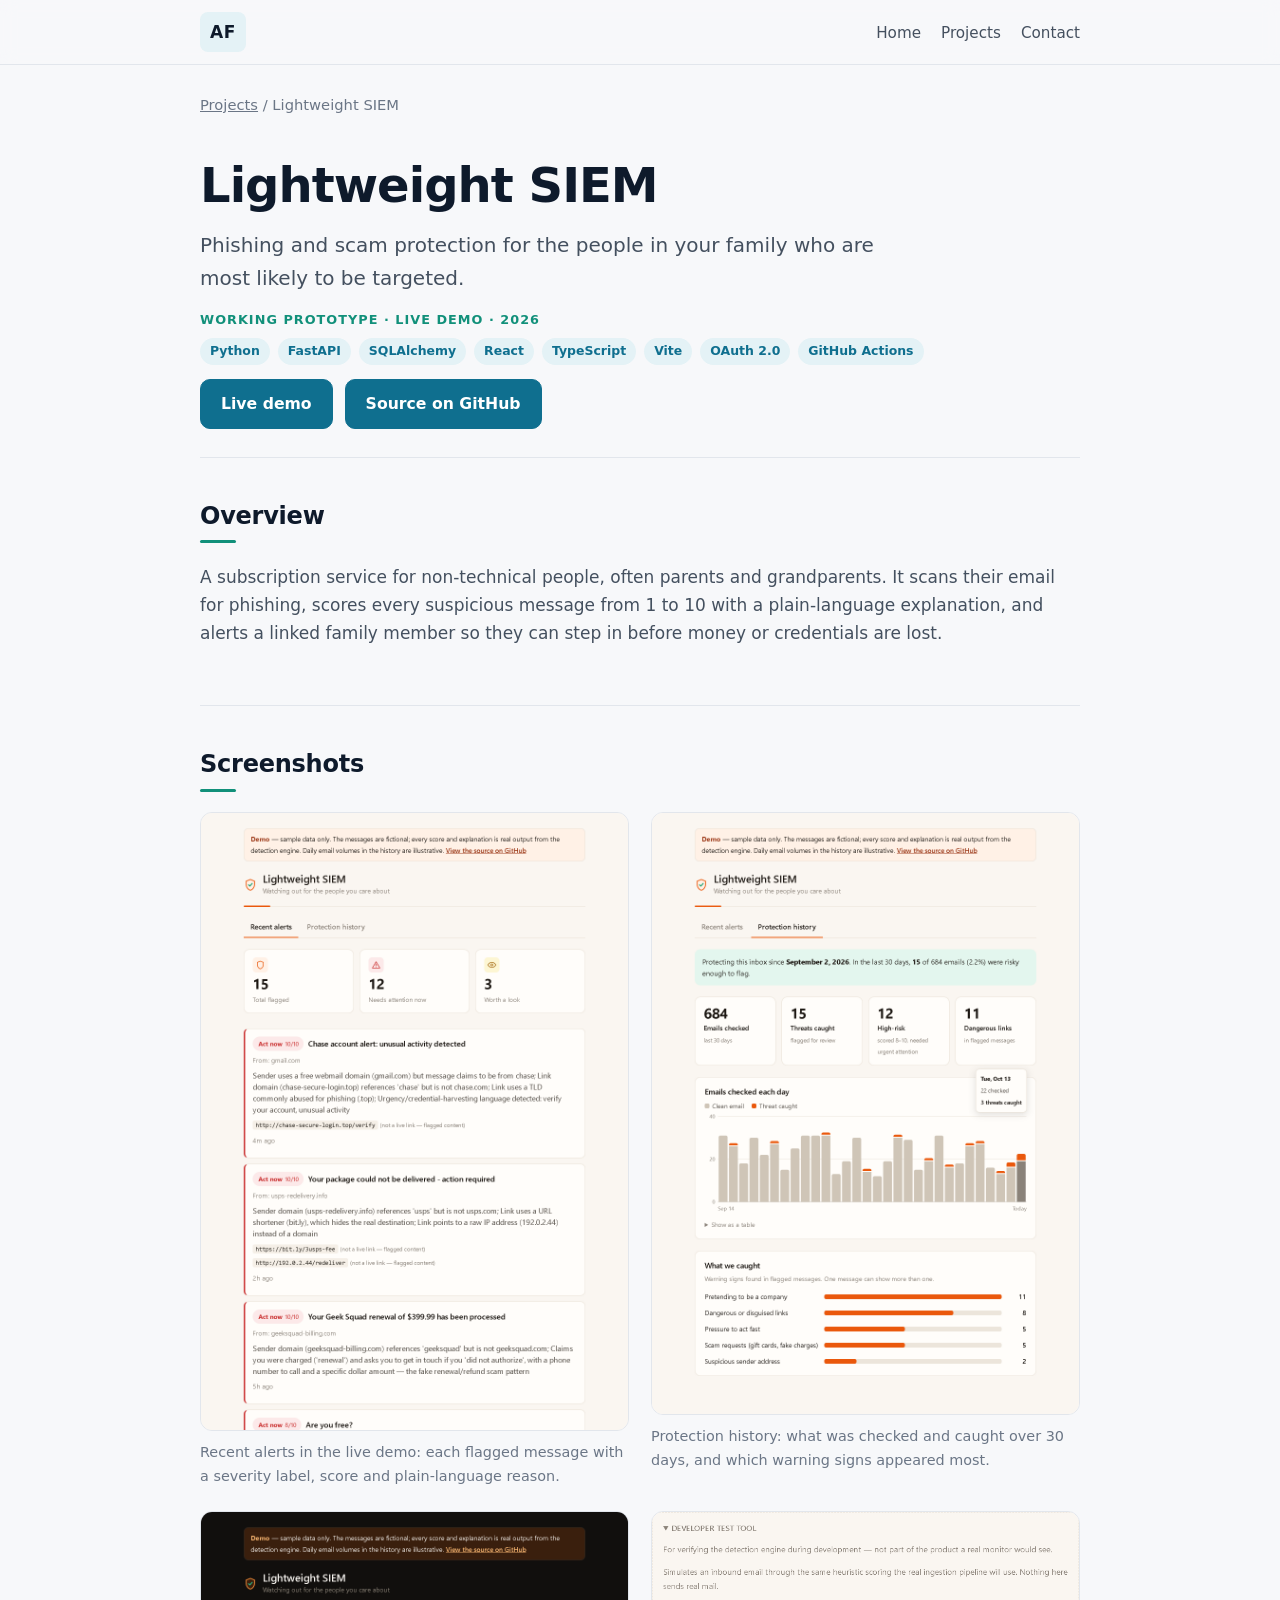
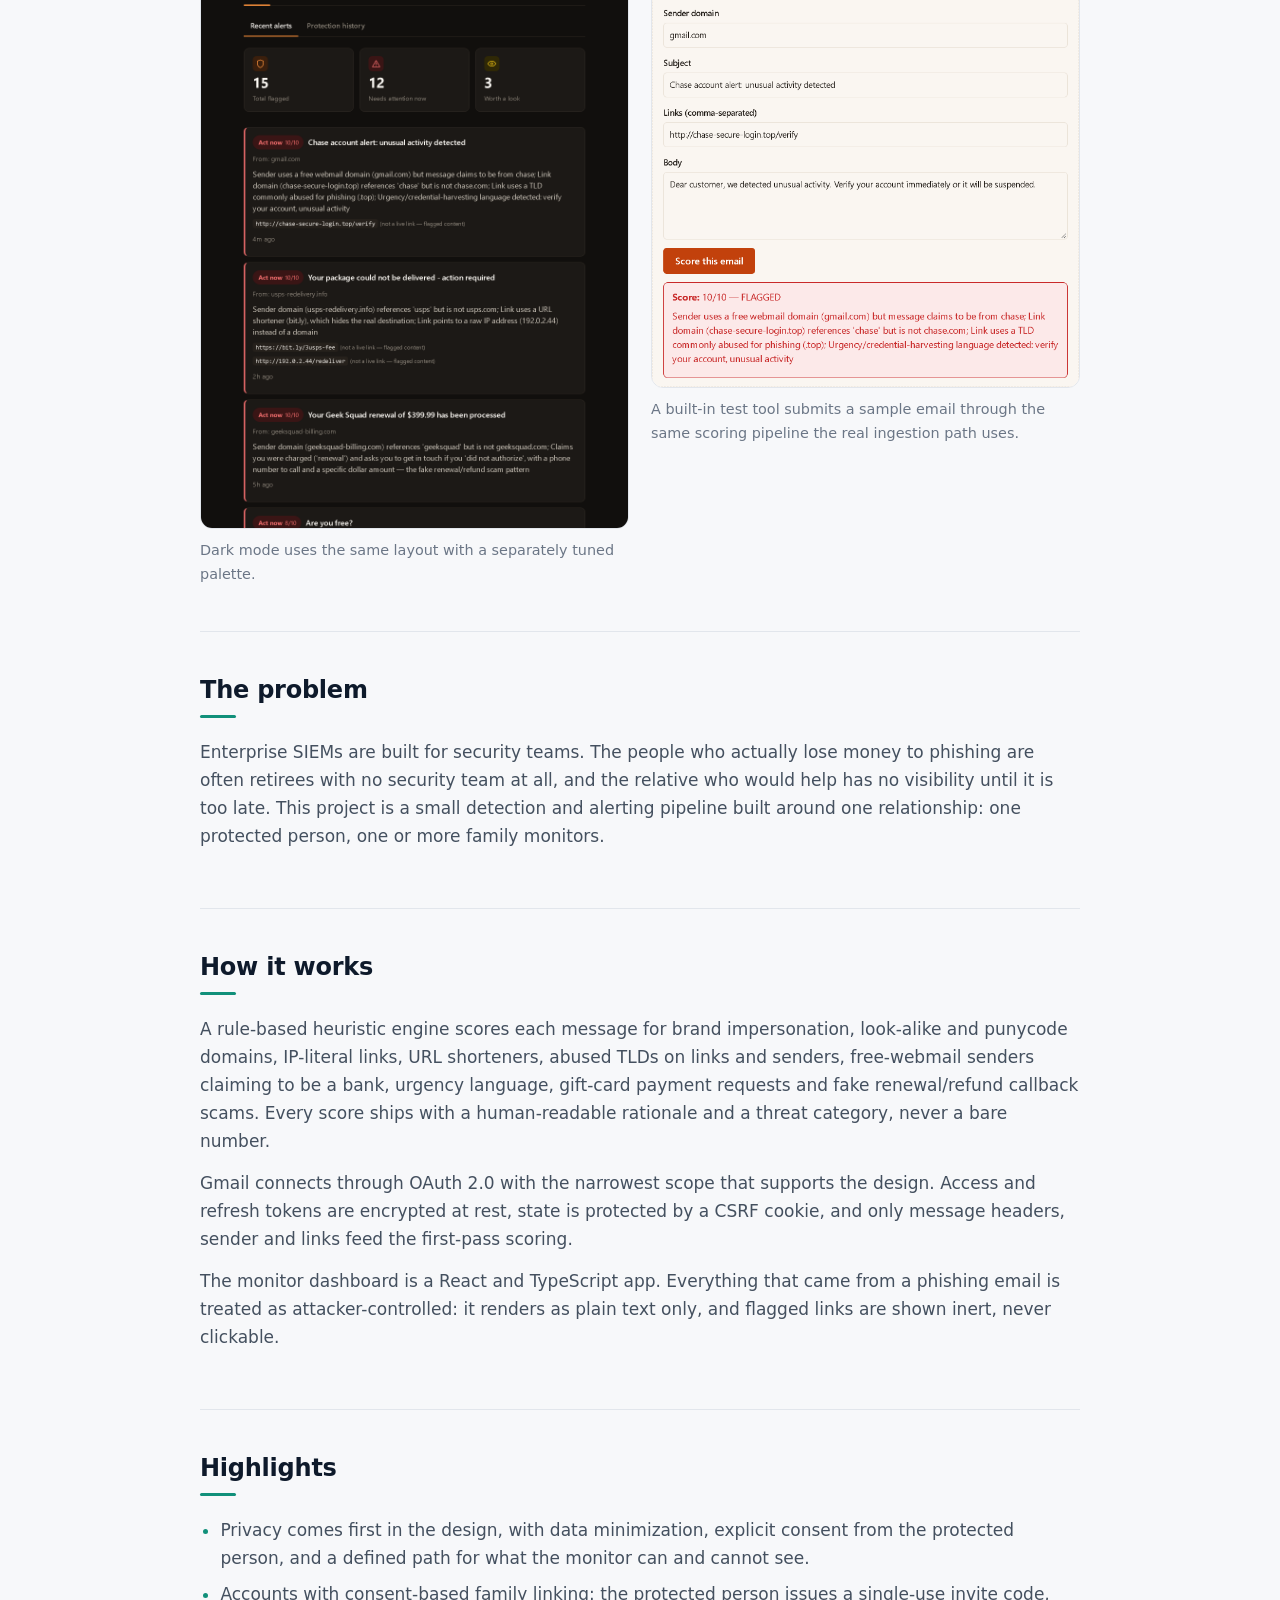
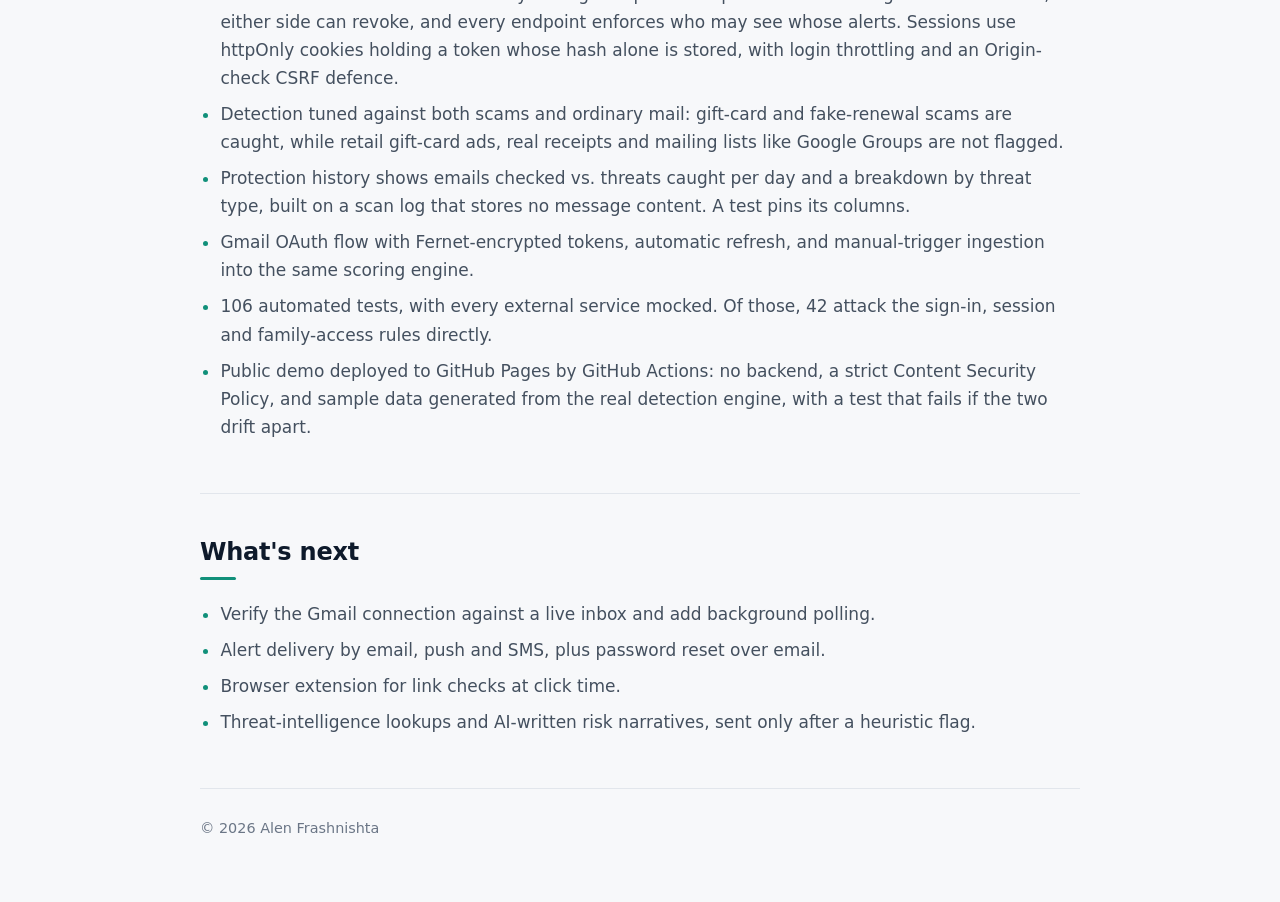
<file: projects/lightweight-siem/index.html>
<!doctype html>
<html lang="en">
<head>
  <meta charset="utf-8">
  <meta name="viewport" content="width=device-width, initial-scale=1">
  <meta http-equiv="Content-Security-Policy" content="default-src &#x27;none&#x27;; style-src &#x27;self&#x27;; img-src &#x27;self&#x27; data:; base-uri &#x27;none&#x27;; form-action &#x27;none&#x27;">
  <meta name="referrer" content="no-referrer">
  <title>Lightweight SIEM — Alen Frashnishta</title>
  <meta name="description" content="Phishing and scam protection for the people in your family who are most likely to be targeted.">
  <link rel="icon" href="../../favicon.svg" type="image/svg+xml">
  <link rel="stylesheet" href="../../styles.css">
</head>
<body>
  <a class="skip" href="#main">Skip to content</a>
  <header class="top">
    <nav class="wrap nav" aria-label="Primary">
      <a class="brand" href="../../index.html">AF</a>
      <ul>
        <li><a href="../../index.html">Home</a></li>
        <li><a href="../../projects/index.html">Projects</a></li>
        <li><a href="../../index.html#contact">Contact</a></li>
      </ul>
    </nav>
  </header>
  <main id="main">
    <article class="wrap project">
      <p class="crumbs"><a href="../../projects/index.html">Projects</a> / Lightweight SIEM</p>
      <header class="pagehead">
        <h1>Lightweight SIEM</h1>
        <p class="lead">Phishing and scam protection for the people in your family who are most likely to be targeted.</p>
        <p class="status">Working prototype · live demo · 2026</p>
        <p class="tags"><span>Python</span><span>FastAPI</span><span>SQLAlchemy</span><span>React</span><span>TypeScript</span><span>Vite</span><span>OAuth 2.0</span><span>GitHub Actions</span></p>
        <p class="cta"><a class="btn primary" href="https://alennjit.github.io/Lightweight-SIEM/" rel="noopener noreferrer">Live demo</a><a class="btn primary" href="https://github.com/alennjit/Lightweight-SIEM" rel="noopener noreferrer">Source on GitHub</a></p>
      </header>
      <section>
        <h2>Overview</h2>
        <p>A subscription service for non-technical people, often parents and grandparents. It scans their email for phishing, scores every suspicious message from 1 to 10 with a plain-language explanation, and alerts a linked family member so they can step in before money or credentials are lost.</p>
      </section>
      <section>
        <h2>Screenshots</h2>
        <div class="gallery"><figure class="shot"><img src="../../assets/projects/lightweight-siem/dashboard-light.png" alt="Lightweight SIEM dashboard in light mode showing summary tiles and a list of flagged emails with severity badges, including bank, delivery, gift-card and fake-renewal scams." width="1800" height="2600" loading="lazy"><figcaption>Recent alerts in the live demo: each flagged message with a severity label, score and plain-language reason.</figcaption></figure><figure class="shot"><img src="../../assets/projects/lightweight-siem/protection-history.png" alt="Protection history tab: summary sentence, tiles for emails checked, threats caught, high-risk and dangerous links, a 30-day bar chart of clean email versus threats caught, and horizontal bars by threat type." width="1800" height="2532" loading="lazy"><figcaption>Protection history: what was checked and caught over 30 days, and which warning signs appeared most.</figcaption></figure><figure class="shot"><img src="../../assets/projects/lightweight-siem/dashboard-dark.png" alt="The alerts view in dark mode." width="1800" height="2600" loading="lazy"><figcaption>Dark mode uses the same layout with a separately tuned palette.</figcaption></figure><figure class="shot"><img src="../../assets/projects/lightweight-siem/detection-test-tool.png" alt="Developer test form that submits a sample email and shows a flagged result with a 10 out of 10 score." width="1440" height="1604" loading="lazy"><figcaption>A built-in test tool submits a sample email through the same scoring pipeline the real ingestion path uses.</figcaption></figure></div>
      </section>
      <section>
        <h2>The problem</h2>
        <p>Enterprise SIEMs are built for security teams. The people who actually lose money to phishing are often retirees with no security team at all, and the relative who would help has no visibility until it is too late. This project is a small detection and alerting pipeline built around one relationship: one protected person, one or more family monitors.</p>
      </section>
      <section>
        <h2>How it works</h2>
        <p>A rule-based heuristic engine scores each message for brand impersonation, look-alike and punycode domains, IP-literal links, URL shorteners, abused TLDs on links and senders, free-webmail senders claiming to be a bank, urgency language, gift-card payment requests and fake renewal/refund callback scams. Every score ships with a human-readable rationale and a threat category, never a bare number.</p><p>Gmail connects through OAuth 2.0 with the narrowest scope that supports the design. Access and refresh tokens are encrypted at rest, state is protected by a CSRF cookie, and only message headers, sender and links feed the first-pass scoring.</p><p>The monitor dashboard is a React and TypeScript app. Everything that came from a phishing email is treated as attacker-controlled: it renders as plain text only, and flagged links are shown inert, never clickable.</p>
      </section>
      <section>
        <h2>Highlights</h2>
        <ul class="bullets"><li>Privacy comes first in the design, with data minimization, explicit consent from the protected person, and a defined path for what the monitor can and cannot see.</li><li>Accounts with consent-based family linking: the protected person issues a single-use invite code, either side can revoke, and every endpoint enforces who may see whose alerts. Sessions use httpOnly cookies holding a token whose hash alone is stored, with login throttling and an Origin-check CSRF defence.</li><li>Detection tuned against both scams and ordinary mail: gift-card and fake-renewal scams are caught, while retail gift-card ads, real receipts and mailing lists like Google Groups are not flagged.</li><li>Protection history shows emails checked vs. threats caught per day and a breakdown by threat type, built on a scan log that stores no message content. A test pins its columns.</li><li>Gmail OAuth flow with Fernet-encrypted tokens, automatic refresh, and manual-trigger ingestion into the same scoring engine.</li><li>106 automated tests, with every external service mocked. Of those, 42 attack the sign-in, session and family-access rules directly.</li><li>Public demo deployed to GitHub Pages by GitHub Actions: no backend, a strict Content Security Policy, and sample data generated from the real detection engine, with a test that fails if the two drift apart.</li></ul>
      </section>
      <section>
        <h2>What's next</h2>
        <ul class="bullets"><li>Verify the Gmail connection against a live inbox and add background polling.</li><li>Alert delivery by email, push and SMS, plus password reset over email.</li><li>Browser extension for link checks at click time.</li><li>Threat-intelligence lookups and AI-written risk narratives, sent only after a heuristic flag.</li></ul>
      </section>
    </article>
  </main>
  <footer class="wrap foot">
    <p>© 2026 Alen Frashnishta</p>
  </footer>
</body>
</html>
</file>
<file: styles.css>
:root {
  color-scheme: light;
  --bg: #f7f8fa;
  --surface: #ffffff;
  --ink: #0e1a2b;
  --ink-2: #44505f;
  --muted: #6b7686;
  --line: #e2e6ec;
  --accent: #0f6f8f;
  --accent-ink: #ffffff;
  --accent-soft: #e4f2f6;
  --teal: #11907a;
  --sans: system-ui, -apple-system, "Segoe UI", Roboto, sans-serif;
}

@media (prefers-color-scheme: dark) {
  :root {
    color-scheme: dark;
    --bg: #0b1320;
    --surface: #121c2d;
    --ink: #eef2f7;
    --ink-2: #b9c3d1;
    --muted: #8593a6;
    --line: #223049;
    --accent: #4cc3e0;
    --accent-ink: #06202b;
    --accent-soft: #11303d;
    --teal: #3fd1b4;
  }
}

* { box-sizing: border-box; }
html { scroll-behavior: smooth; scroll-padding-top: 72px; }
body {
  margin: 0;
  background: var(--bg);
  color: var(--ink-2);
  font: 17px/1.65 var(--sans);
  -webkit-font-smoothing: antialiased;
}
.wrap { width: min(100% - 40px, 880px); margin-inline: auto; }
a { color: var(--accent); }
a:focus-visible, .btn:focus-visible { outline: 3px solid var(--accent); outline-offset: 3px; border-radius: 4px; }
.skip { position: absolute; left: -999px; top: 8px; background: var(--surface); padding: 8px 14px; border-radius: 6px; z-index: 10; }
.skip:focus { left: 8px; }

h1, h2, h3 { color: var(--ink); line-height: 1.2; margin: 0; }
h2 { font-size: 1.5rem; margin-bottom: 20px; letter-spacing: -0.01em; }
h2::after { content: ""; display: block; width: 36px; height: 3px; background: var(--teal); border-radius: 2px; margin-top: 10px; }
h3 { font-size: 1.1rem; }
section { padding-block: 44px; border-top: 1px solid var(--line); }
section.hero { border-top: 0; }
p { margin: 0 0 14px; }

/* Nav */
.top { position: sticky; top: 0; z-index: 5; background: color-mix(in srgb, var(--bg) 88%, transparent); backdrop-filter: blur(8px); border-bottom: 1px solid var(--line); }
.nav { display: flex; align-items: center; justify-content: space-between; padding-block: 12px; }
.brand { font-weight: 800; letter-spacing: .04em; color: var(--ink); text-decoration: none; background: var(--accent-soft); padding: 6px 10px; border-radius: 8px; }
.nav ul { display: flex; gap: 20px; list-style: none; margin: 0; padding: 0; flex-wrap: wrap; }
.nav ul a { color: var(--ink-2); text-decoration: none; font-size: .95rem; }
.nav ul a:hover { color: var(--accent); }

/* Hero */
.hero { padding-block: 72px 56px; }
.eyebrow { color: var(--teal); font-weight: 700; text-transform: uppercase; letter-spacing: .12em; font-size: .85rem; margin-bottom: 10px; }
.hero h1 { font-size: clamp(2.2rem, 6vw, 3.6rem); letter-spacing: -0.03em; margin-bottom: 18px; }
.lead { font-size: 1.25rem; color: var(--ink-2); max-width: 36em; }
.stats { list-style: none; padding: 0; margin: 32px 0; display: grid; grid-template-columns: repeat(auto-fit, minmax(150px, 1fr)); gap: 12px; }
.stats li { background: var(--surface); border: 1px solid var(--line); border-radius: 12px; padding: 16px; display: flex; flex-direction: column; }
.stats strong { font-size: 1.7rem; color: var(--ink); line-height: 1.1; }
.stats span { font-size: .85rem; color: var(--muted); margin-top: 4px; }
.cta { display: flex; flex-wrap: wrap; gap: 12px; margin-top: 8px; }
.btn { display: inline-block; padding: 11px 20px; border-radius: 10px; border: 1px solid var(--line); background: var(--surface); color: var(--ink); text-decoration: none; font-weight: 600; font-size: .98rem; }
.btn:hover { border-color: var(--accent); }
.btn.primary { background: var(--accent); color: var(--accent-ink); border-color: var(--accent); }

/* Experience */
.job { background: var(--surface); border: 1px solid var(--line); border-radius: 14px; padding: 22px 24px; margin-bottom: 18px; }
.job header { margin-bottom: 12px; }
.org { color: var(--accent); font-weight: 600; }
.meta { color: var(--muted); font-size: .92rem; margin: 4px 0 0; }
.job ul { margin: 0; padding-left: 1.2em; }
.job li { margin-bottom: 8px; }
.job li::marker { color: var(--teal); }

/* Projects */
.cards { display: grid; grid-template-columns: repeat(auto-fit, minmax(280px, 1fr)); gap: 18px; }
.card { background: var(--surface); border: 1px solid var(--line); border-radius: 14px; padding: 22px 24px; display: flex; flex-direction: column; }
.card h3 { margin-bottom: 10px; }
.card p { font-size: .97rem; }
.tags { display: flex; flex-wrap: wrap; gap: 8px; }
.tags span { background: var(--accent-soft); color: var(--accent); font-size: .78rem; font-weight: 600; padding: 3px 10px; border-radius: 999px; }

.card h3 a { color: var(--ink); text-decoration: none; }
.card h3 a:hover { color: var(--accent); }
.card-thumb { display: block; margin: -22px -24px 16px; height: 190px; overflow: hidden; border-radius: 14px 14px 0 0; border-bottom: 1px solid var(--line); background: var(--accent-soft); }
.card-thumb img { width: 100%; height: 100%; object-fit: cover; object-position: top; display: block; }
.card .more { margin-top: auto; padding-top: 6px; font-weight: 600; text-decoration: none; }
.card .more:hover { text-decoration: underline; }
.status { color: var(--teal); font-weight: 700; font-size: .8rem; text-transform: uppercase; letter-spacing: .08em; margin-bottom: 8px; }
.all { margin: 22px 0 0; font-weight: 600; }

/* Project pages */
.pagehead { padding-top: 40px; border-top: 0; }
.pagehead h1 { font-size: clamp(2rem, 5vw, 3rem); letter-spacing: -0.02em; margin-bottom: 14px; }
.crumbs { color: var(--muted); font-size: .92rem; margin: 28px 0 0; }
.crumbs a { color: var(--muted); }
.project > section:first-of-type { border-top: 1px solid var(--line); margin-top: 28px; }
.bullets { padding-left: 1.2em; margin: 0; }
.bullets li { margin-bottom: 8px; }
.bullets li::marker { color: var(--teal); }
.gallery { display: grid; grid-template-columns: repeat(auto-fit, minmax(280px, 1fr)); gap: 22px; align-items: start; }
.shot { margin: 0; }
.shot.wide { grid-column: 1 / -1; }
.shot img { width: 100%; height: auto; display: block; border: 1px solid var(--line); border-radius: 12px; background: var(--surface); }
.shot figcaption { color: var(--muted); font-size: .9rem; margin-top: 10px; }

.table-scroll { overflow-x: auto; position: relative; }
.coverage { width: 100%; border-collapse: collapse; min-width: 640px; font-size: .93rem; }
.coverage th, .coverage td { text-align: left; padding: 10px 12px; border-bottom: 1px solid var(--line); vertical-align: top; }
.coverage thead th { font-size: .75rem; text-transform: uppercase; letter-spacing: .06em; color: var(--muted); }
.coverage tbody th { color: var(--ink); font-weight: 600; white-space: nowrap; }
.cov { display: inline-block; padding: 2px 10px; border-radius: 999px; font-size: .78rem; font-weight: 700; white-space: nowrap; }
.cov--verified { background: #e1f4e1; color: #0a6b0a; }
.cov--unverified { background: #fdf0d5; color: #8a5a00; }
.cov--unsupported { background: var(--accent-soft); color: var(--muted); }
@media (prefers-color-scheme: dark) {
  .cov--verified { background: #12291a; color: #5fd35f; }
  .cov--unverified { background: #332708; color: #fab219; }
}

/* Skills */
.skills { display: grid; grid-template-columns: repeat(auto-fit, minmax(300px, 1fr)); gap: 14px 28px; margin: 0; }
.skills dt { color: var(--ink); font-weight: 700; font-size: .95rem; }
.skills dd { margin: 2px 0 0; font-size: .95rem; color: var(--ink-2); }

/* Credentials */
.cols { display: grid; grid-template-columns: repeat(auto-fit, minmax(280px, 1fr)); gap: 28px; }
.cols h3 { margin-bottom: 12px; }
.plain { list-style: none; padding: 0; margin: 0; }
.plain li { padding: 10px 0; border-bottom: 1px solid var(--line); }
.plain li strong { color: var(--ink); }
.plain li span { display: block; color: var(--muted); font-size: .88rem; }

.foot { padding-block: 28px 48px; border-top: 1px solid var(--line); color: var(--muted); font-size: .9rem; }

@media (max-width: 560px) {
  body { font-size: 16px; }
  .nav ul { gap: 12px; font-size: .9rem; }
  .hero { padding-block: 44px 32px; }
}

@media print {
  .top, .cta { display: none; }
  body { background: #fff; color: #000; }
}
</file>
